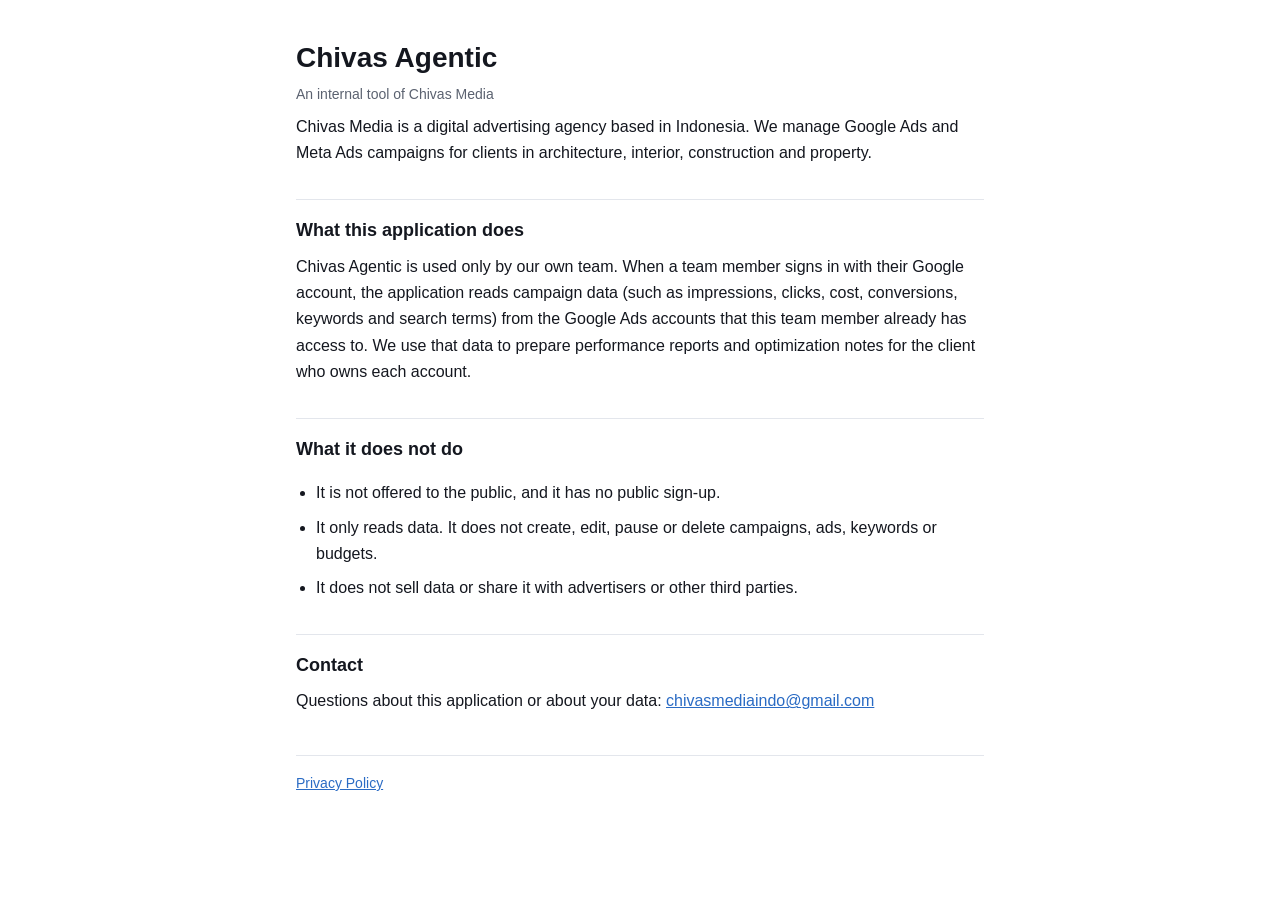
<file: index.html>
<!doctype html>
<html lang="en">
<head>
<meta charset="utf-8">
<meta name="viewport" content="width=device-width, initial-scale=1">
<title>Chivas Agentic | Chivas Media</title>
<meta name="description" content="Chivas Agentic is an internal reporting tool used by Chivas Media to read Google Ads data of its own clients.">
<link rel="stylesheet" href="style.css">
</head>
<body>
<main>
<h1>Chivas Agentic</h1>
<p class="meta">An internal tool of Chivas Media</p>

<p>Chivas Media is a digital advertising agency based in Indonesia. We manage Google Ads and Meta Ads campaigns for clients in architecture, interior, construction and property.</p>

<h2>What this application does</h2>
<p>Chivas Agentic is used only by our own team. When a team member signs in with their Google account, the application reads campaign data (such as impressions, clicks, cost, conversions, keywords and search terms) from the Google Ads accounts that this team member already has access to. We use that data to prepare performance reports and optimization notes for the client who owns each account.</p>

<h2>What it does not do</h2>
<ul>
<li>It is not offered to the public, and it has no public sign-up.</li>
<li>It only reads data. It does not create, edit, pause or delete campaigns, ads, keywords or budgets.</li>
<li>It does not sell data or share it with advertisers or other third parties.</li>
</ul>

<h2>Contact</h2>
<p>Questions about this application or about your data: <a href="mailto:chivasmediaindo@gmail.com">chivasmediaindo@gmail.com</a></p>

<nav><a href="privacy.html">Privacy Policy</a></nav>
</main>
</body>
</html>
</file>
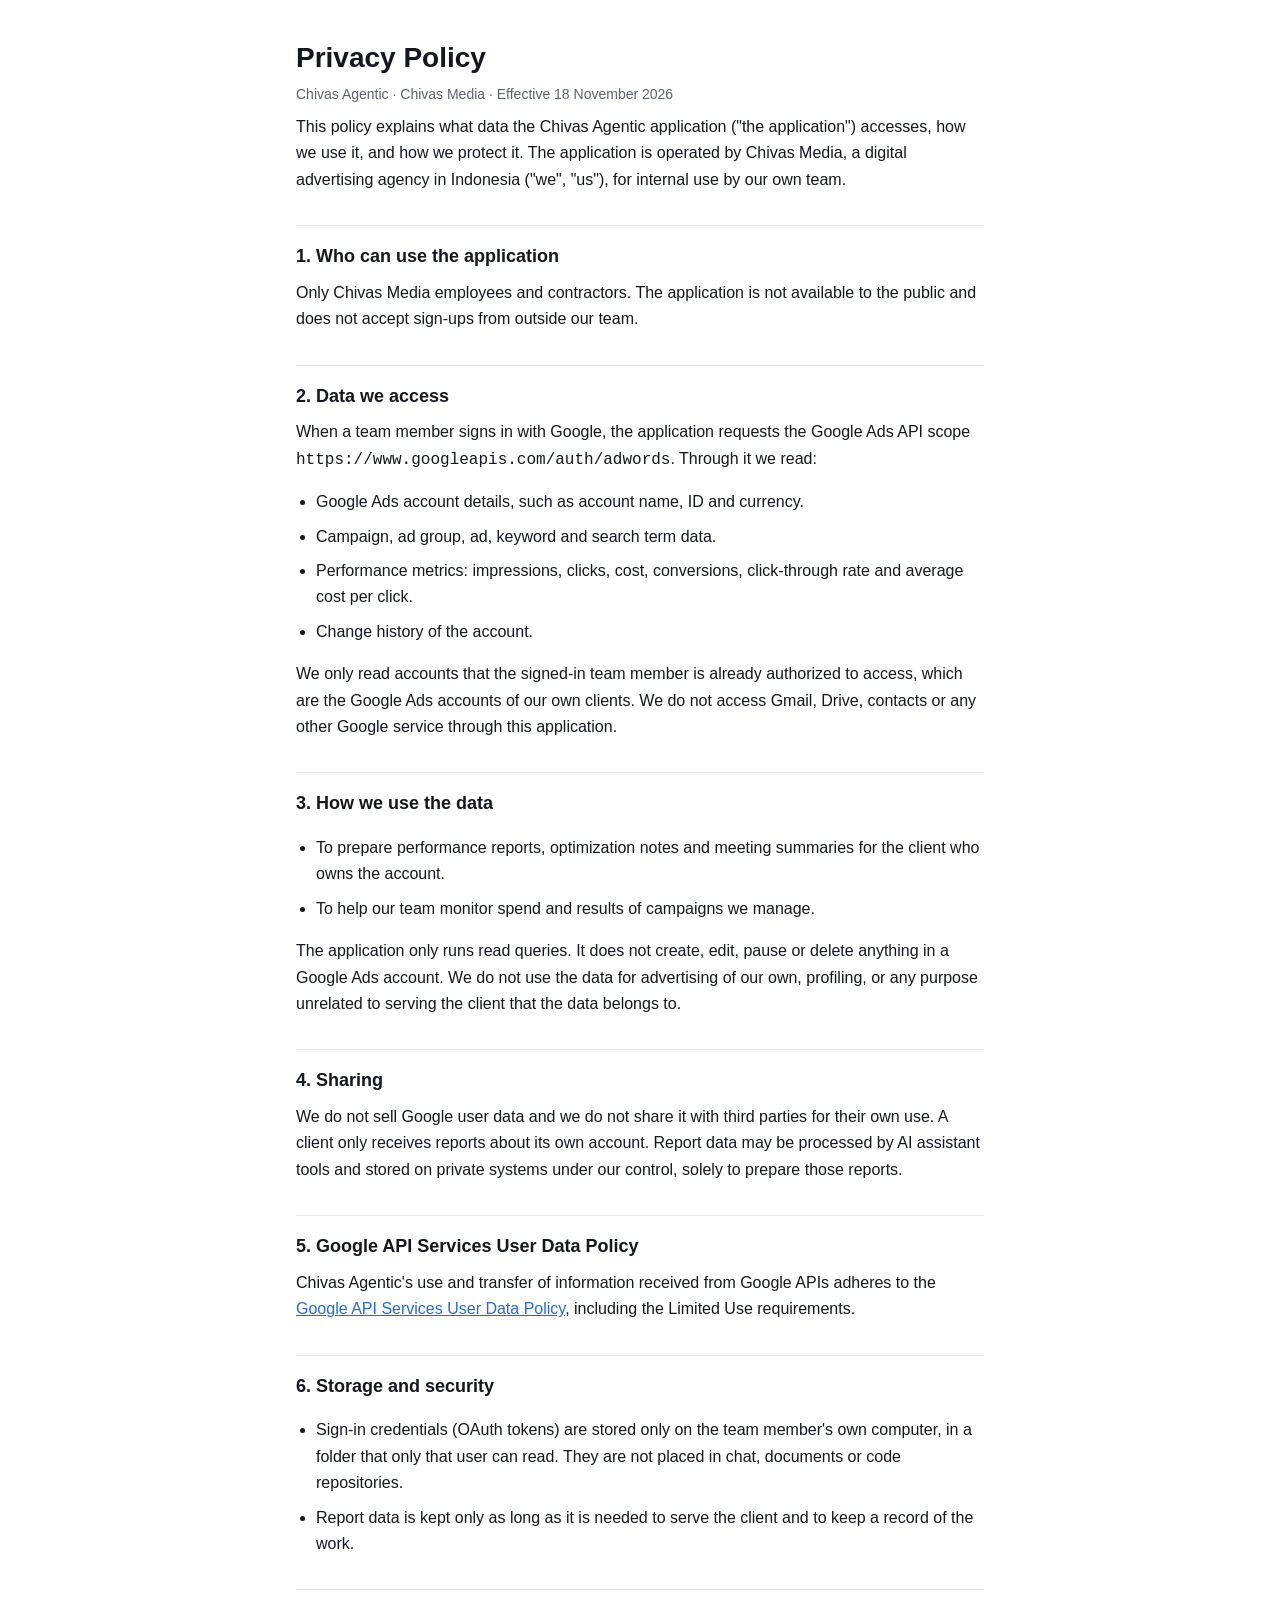
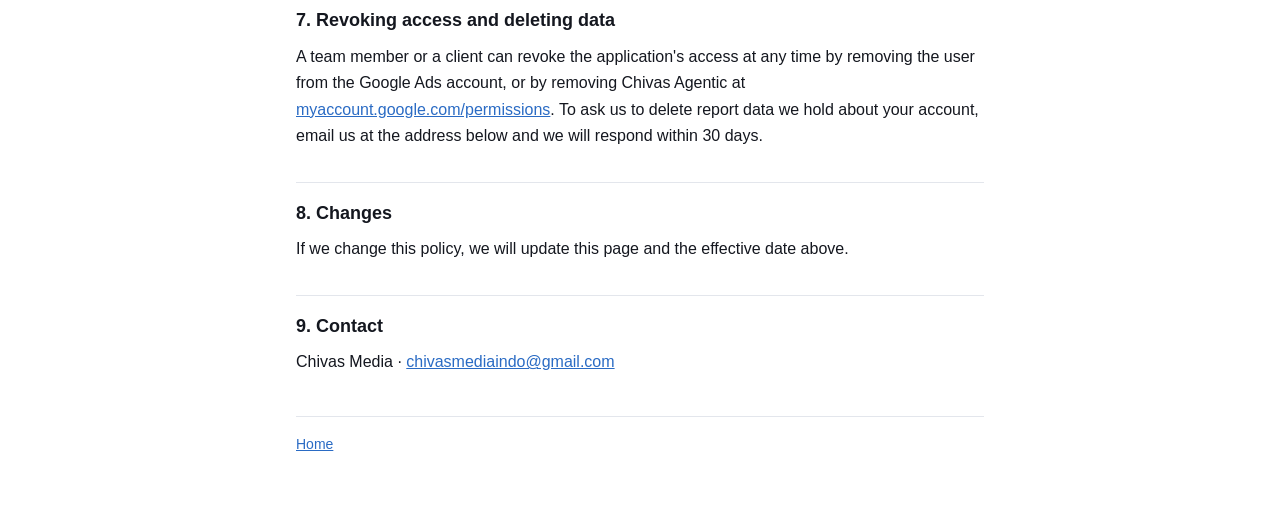
<file: privacy.html>
<!doctype html>
<html lang="en">
<head>
<meta charset="utf-8">
<meta name="viewport" content="width=device-width, initial-scale=1">
<title>Privacy Policy | Chivas Agentic</title>
<meta name="description" content="Privacy policy of Chivas Agentic, the internal Google Ads reporting tool of Chivas Media.">
<link rel="stylesheet" href="style.css">
</head>
<body>
<main>
<h1>Privacy Policy</h1>
<p class="meta">Chivas Agentic · Chivas Media · Effective 18 November 2026</p>

<p>This policy explains what data the Chivas Agentic application ("the application") accesses, how we use it, and how we protect it. The application is operated by Chivas Media, a digital advertising agency in Indonesia ("we", "us"), for internal use by our own team.</p>

<h2>1. Who can use the application</h2>
<p>Only Chivas Media employees and contractors. The application is not available to the public and does not accept sign-ups from outside our team.</p>

<h2>2. Data we access</h2>
<p>When a team member signs in with Google, the application requests the Google Ads API scope <code>https://www.googleapis.com/auth/adwords</code>. Through it we read:</p>
<ul>
<li>Google Ads account details, such as account name, ID and currency.</li>
<li>Campaign, ad group, ad, keyword and search term data.</li>
<li>Performance metrics: impressions, clicks, cost, conversions, click-through rate and average cost per click.</li>
<li>Change history of the account.</li>
</ul>
<p>We only read accounts that the signed-in team member is already authorized to access, which are the Google Ads accounts of our own clients. We do not access Gmail, Drive, contacts or any other Google service through this application.</p>

<h2>3. How we use the data</h2>
<ul>
<li>To prepare performance reports, optimization notes and meeting summaries for the client who owns the account.</li>
<li>To help our team monitor spend and results of campaigns we manage.</li>
</ul>
<p>The application only runs read queries. It does not create, edit, pause or delete anything in a Google Ads account. We do not use the data for advertising of our own, profiling, or any purpose unrelated to serving the client that the data belongs to.</p>

<h2>4. Sharing</h2>
<p>We do not sell Google user data and we do not share it with third parties for their own use. A client only receives reports about its own account. Report data may be processed by AI assistant tools and stored on private systems under our control, solely to prepare those reports.</p>

<h2>5. Google API Services User Data Policy</h2>
<p>Chivas Agentic's use and transfer of information received from Google APIs adheres to the <a href="https://developers.google.com/terms/api-services-user-data-policy">Google API Services User Data Policy</a>, including the Limited Use requirements.</p>

<h2>6. Storage and security</h2>
<ul>
<li>Sign-in credentials (OAuth tokens) are stored only on the team member's own computer, in a folder that only that user can read. They are not placed in chat, documents or code repositories.</li>
<li>Report data is kept only as long as it is needed to serve the client and to keep a record of the work.</li>
</ul>

<h2>7. Revoking access and deleting data</h2>
<p>A team member or a client can revoke the application's access at any time by removing the user from the Google Ads account, or by removing Chivas Agentic at <a href="https://myaccount.google.com/permissions">myaccount.google.com/permissions</a>. To ask us to delete report data we hold about your account, email us at the address below and we will respond within 30 days.</p>

<h2>8. Changes</h2>
<p>If we change this policy, we will update this page and the effective date above.</p>

<h2>9. Contact</h2>
<p>Chivas Media · <a href="mailto:chivasmediaindo@gmail.com">chivasmediaindo@gmail.com</a></p>

<nav><a href="index.html">Home</a></nav>
</main>
</body>
</html>
</file>
<file: style.css>
:root{--bg:#fff;--fg:#14171f;--mut:#5b6270;--line:#e3e6ec;--acc:#2a6bc4}
@media (prefers-color-scheme:dark){:root{--bg:#10131a;--fg:#e8ebf1;--mut:#9aa3b2;--line:#262b36;--acc:#6aa5f0}}
*{box-sizing:border-box}
body{margin:0;background:var(--bg);color:var(--fg);font:16px/1.65 -apple-system,BlinkMacSystemFont,"Segoe UI",Helvetica,Arial,sans-serif}
main{max-width:720px;margin:0 auto;padding:40px 16px 64px}
h1{font-size:28px;line-height:1.25;margin:0 0 6px}
h2{font-size:18px;margin:32px 0 8px;padding-top:16px;border-top:1px solid var(--line)}
p,li{margin:8px 0}
ul{padding-left:20px}
a{color:var(--acc)}
.meta{color:var(--mut);font-size:14px}
nav{margin-top:40px;padding-top:16px;border-top:1px solid var(--line);font-size:14px;color:var(--mut)}
nav a{margin-right:16px}
</file>
